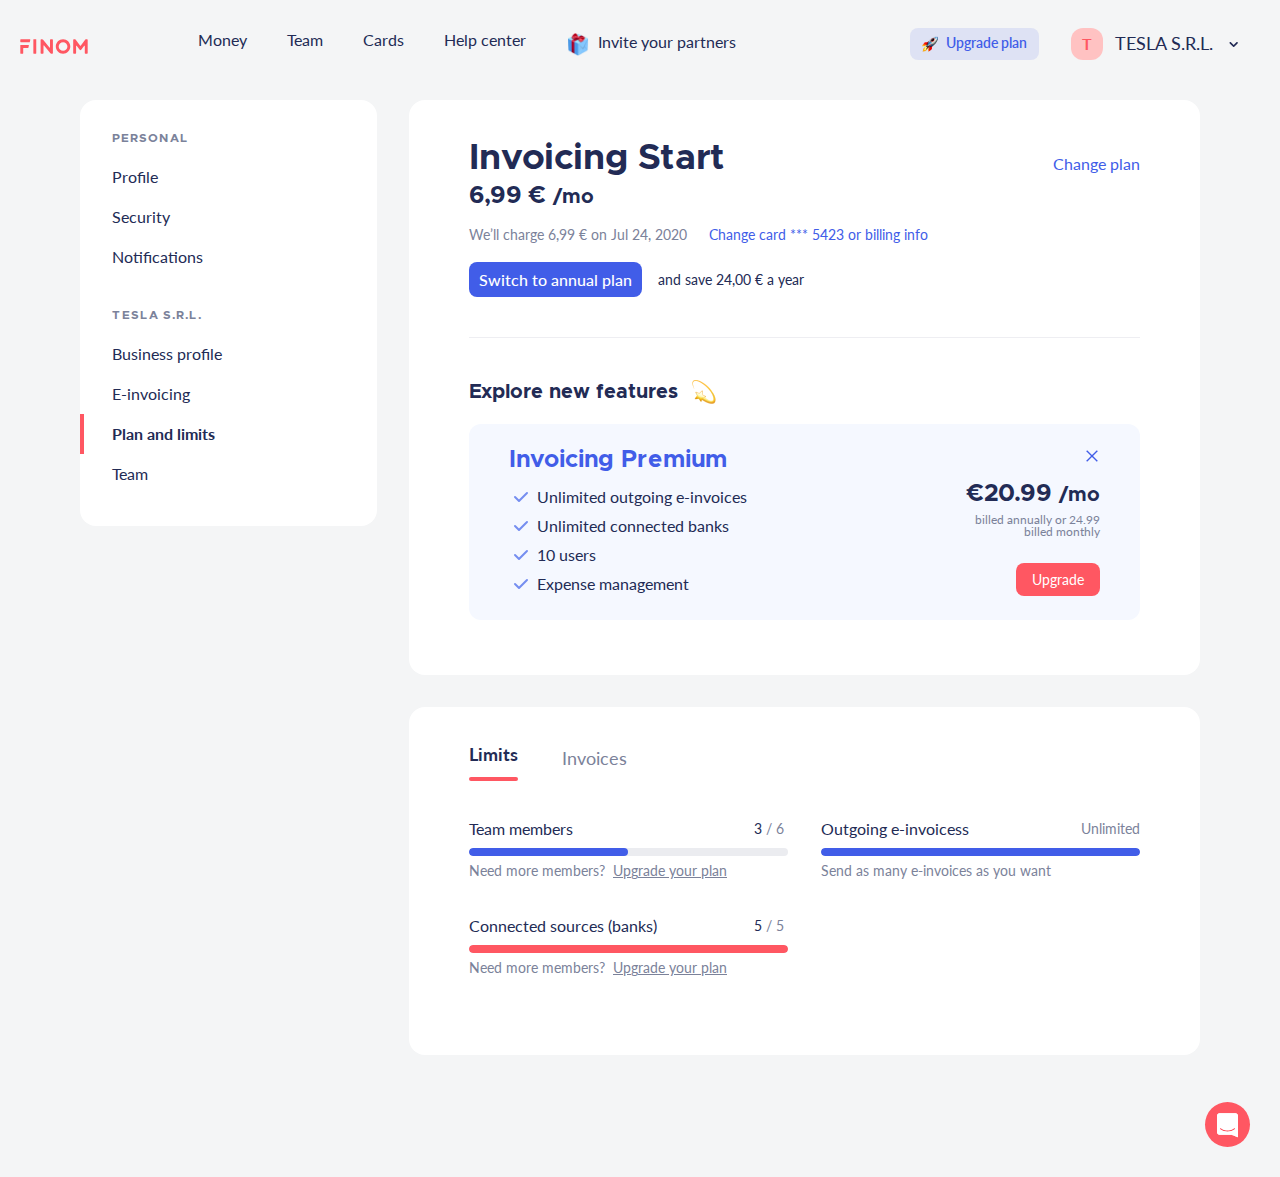
<file: profile.html>
<!DOCTYPE html>
<html lang="en">

<head>
    <meta charset="UTF-8">
    <meta http-equiv="X-UA-Compatible" content="IE=edge">
    <meta name="viewport" content="width=device-width, initial-scale=1.0">
    <title>Finom / Profile</title>
    <!-- CSS -->
    <link rel="stylesheet" href="./css/style.min.css">
</head>

<body>
    <div class="wrapper">

        <!-- Header -->
        <header class="header header--profile">
            <div class="container">
                <div class="header__inner">

                    <a href="#" class="header__logo">
                        <img src="./images/logo.svg" alt="header-logo" class="header__logo-img">
                    </a>


                    <nav class="header__nav">
                        <button class="header__nav-close close-btn">X</button>
                        <ul class="header__nav-list">
                            <li class="header__nav-item">
                                <a href="#" class="header__nav-link">Money</a>
                            </li>
                            <li class="header__nav-item">
                                <a href="#" class="header__nav-link">Team</a>
                            </li>
                            <li class="header__nav-item">
                                <a href="#" class="header__nav-link">Cards</a>
                            </li>
                            <li class="header__nav-item">
                                <a href="#" class="header__nav-link">Help center</a>
                            </li>
                            <li class="header__nav-item">
                                <a href="#" class="header__nav-link">
                                    <img src="./images/header-gift.png" alt="" class="header__pic">Invite your
                                    partners</a>
                            </li>
                        </ul>
                        <div class="header__actions">
                            <a href="" class="header__upgrade">
                                <img src="./images/header-rocket.png" alt="" class="header__pic header__pic--sm">Upgrade
                                plan</a>
                            <a href="#" class="header__profile">
                                <span class="header__profile-char">T</span>
                                TESLA S.R.L.</a>
                        </div>
                    </nav>

                    <button class="header__burger">
                        <span class="header__burger-line"></span>
                        <span class="header__burger-line"></span>
                        <span class="header__burger-line"></span>
                    </button>

                </div>
            </div>
        </header>
        <!-- Header- -->

        <!-- Profile -->
        <main class="main">
            <div class="profile">
                <div class="container">
                    <div class="profile__inner">

                        <aside class="profile__sidebar">
                            <nav class="profile__nav">
                                <p class="profile__nav-title">Personal</p>
                                <a href="#" class="profile__nav-link">Profile</a>
                                <a href="#" class="profile__nav-link">Security</a>
                                <a href="#" class="profile__nav-link">Notifications</a>
                                <p class="profile__nav-title">Tesla s.r.L.</p>
                                <a href="#" class="profile__nav-link">Business profile</a>
                                <a href="#" class="profile__nav-link">E-invoicing</a>
                                <a href="#" class="profile__nav-link active">Plan and limits</a>
                                <a href="#" class="profile__nav-link">Team</a>
                            </nav>
                        </aside>

                        <div class="profile__block block">
                            <div class="block__card">
                                <div class="block__box">
                                    <h1 class="block__title">Invoicing Start</h1>
                                    <a href="#" class="block__link">Change plan</a>
                                </div>
                                <p class="block__price">6,99 € <span>/mo</span></p>
                                <div class="block__fare">
                                    <p class="block__fare-text">We’ll charge 6,99 € on Jul 24, 2020</p>
                                    <a href="#" class="block__fare-link">Change card *** 5423 or billing info</a>
                                </div>
                                <div class="block__plan">
                                    <button class="block__plan-btn">Switch to annual plan </button>
                                    <p class="block__plan-text">and save 24,00 € a year</p>
                                </div>
                                <span class="block__line"></span>
                                <h2 class="block__subtitle"><span>Explore new features</span> <img
                                        src="./images/block-pic.png" alt="" class="block__pic"></h2>

                                <div class="block__current">
                                    <div class="block__current-box">
                                        <h4 class="block__current-title">Invoicing Premium</h4>
                                        <button class="block__current-close"></button>
                                    </div>
                                    <div class="block__current-container">
                                        <ul class="block__current-features">
                                            <li class="block__current-feature">Unlimited outgoing e-invoices</li>
                                            <li class="block__current-feature">Unlimited connected banks</li>
                                            <li class="block__current-feature">10 users</li>
                                            <li class="block__current-feature">Expense management</li>
                                        </ul>
                                        <div class="block__current-prices">
                                            <p class="block__current-price">€20.99 <span>/mo</span></p>
                                            <div class="block__current-old">
                                                <p>billed annually or 24.99</p>
                                                <p>billed monthly</p>
                                            </div>
                                            <button class="block__current-btn btn">Upgrade</button>
                                        </div>
                                    </div>
                                </div>
                            </div>


                            <div class="block__card">
                                <div class="block__info">
                                    <div class="block__info-btns">
                                        <button class="block__info-btn active" data-profile-btn="limits">Limits</button>
                                        <button class="block__info-btn" data-profile-btn="invoices">Invoices</button>
                                    </div>
                                    <div class="block__info-card active" data-profile-block="limits">
                                        <div class="block__info-item">
                                            <div class="block__info-box">
                                                <p class="block__info-title">Team members</p>
                                                <p class="block__info-value"><span>3</span>/6</p>
                                            </div>
                                            <div class="block__info-bar">
                                                <span style="width: 50%;"></span>
                                            </div>
                                            <div class="block__info-container">
                                                <p class="block__info-text">Need more members?</p>
                                                <a href="#" class="block__info-link">Upgrade your plan</a>
                                            </div>
                                        </div>
                                        <div class="block__info-item">
                                            <div class="block__info-box">
                                                <p class="block__info-title">Outgoing e-invoicess</p>
                                                <p class="block__info-value block__info-value--text">Unlimited</p>
                                            </div>
                                            <div class="block__info-bar">
                                                <span style="width: 100%;"></span>
                                            </div>
                                            <div class="block__info-container">
                                                <p class="block__info-text">Send as many e-invoices as you want</p>
                                            </div>
                                        </div>
                                        <div class="block__info-item">
                                            <div class="block__info-box">
                                                <p class="block__info-title">Connected sources (banks)</p>
                                                <p class="block__info-value"><span>5</span>/5</p>
                                            </div>
                                            <div class="block__info-bar block__info-bar--full">
                                                <span style="width: 100%;"></span>
                                            </div>
                                            <div class="block__info-container">
                                                <p class="block__info-text">Need more members?</p>
                                                <a href="#" class="block__info-link">Upgrade your plan</a>
                                            </div>
                                        </div>
                                    </div>
                                    <div class="block__info-card" data-profile-block="invoices">
                                        <div class="block__info-item">
                                            <div class="block__info-box">
                                                <p class="block__info-title">Team members</p>
                                                <p class="block__info-value"><span>1</span>/6</p>
                                            </div>
                                            <div class="block__info-bar">
                                                <span style="width: 16.66%;"></span>
                                            </div>
                                            <div class="block__info-container">
                                                <p class="block__info-text">Need more members?</p>
                                                <a href="#" class="block__info-link">Upgrade your plan</a>
                                            </div>
                                        </div>
                                        <div class="block__info-item">
                                            <div class="block__info-box">
                                                <p class="block__info-title">Outgoing e-invoicess</p>
                                                <p class="block__info-value block__info-value--text">Unlimited</p>
                                            </div>
                                            <div class="block__info-bar">
                                                <span style="width: 50%;"></span>
                                            </div>
                                            <div class="block__info-container">
                                                <p class="block__info-text">Send as many e-invoices as you want</p>
                                            </div>
                                        </div>
                                        <div class="block__info-item">
                                            <div class="block__info-box">
                                                <p class="block__info-title">Connected sources (banks)</p>
                                                <p class="block__info-value"><span>3</span>/5</p>
                                            </div>
                                            <div class="block__info-bar">
                                                <span style="width: 60%;"></span>
                                            </div>
                                            <div class="block__info-container">
                                                <p class="block__info-text">Need more members?</p>
                                                <a href="#" class="block__info-link">Upgrade your plan</a>
                                            </div>
                                        </div>
                                    </div>
                                </div>
                            </div>
                        </div>
                    </div>
                </div>

                <button class="profile__chat-btn">
                    <img src="./images/profile-chat-btn.svg" alt="" class="profile__chat-img">
                </button>
            </div>
        </main>
        <!-- Profile -->

    </div>

    <script src="./js/main.min.js"></script>
</body>

</html>
</file>
<file: css/style.min.css>
@import url("https://fonts.googleapis.com/css2?family=Lato:wght@400;700&display=swap");@font-face{font-family:"Metropolis";src:url("../fonts/metropolis_bold.woff") format("woff"),url("../fonts/metropolis_bold.ttf") format("truetype");font-weight:normal;font-style:normal}html,body,div,span,applet,object,iframe,h1,h2,h3,h4,h5,h6,p,blockquote,pre,a,abbr,acronym,address,big,cite,code,del,dfn,em,img,ins,kbd,q,s,samp,small,strike,strong,sub,sup,tt,var,b,u,i,center,dl,dt,dd,ol,ul,li,fieldset,form,label,legend,table,caption,tbody,tfoot,thead,tr,th,td,article,aside,canvas,details,embed,figure,figcaption,footer,header,hgroup,menu,nav,output,ruby,section,summary,time,mark,audio,video{margin:0;padding:0;border:0;font-size:100%;font:inherit;vertical-align:baseline}:focus{outline:0}article,aside,details,figcaption,figure,footer,header,hgroup,menu,nav,section{display:block}body{line-height:1}ol,ul{list-style:none}blockquote,q{quotes:none}blockquote:before,blockquote:after,q:before,q:after{content:'';content:none}table{border-collapse:collapse;border-spacing:0}input[type=search]::-webkit-search-cancel-button,input[type=search]::-webkit-search-decoration,input[type=search]::-webkit-search-results-button,input[type=search]::-webkit-search-results-decoration{-webkit-appearance:none;-moz-appearance:none}input[type=search]{-webkit-appearance:none;-moz-appearance:none;-webkit-box-sizing:content-box;box-sizing:content-box}textarea{overflow:auto;vertical-align:top;resize:vertical}audio,canvas,video{display:inline-block;*display:inline;*zoom:1;max-width:100%}audio:not([controls]){display:none;height:0}[hidden]{display:none}html{font-size:100%;-webkit-text-size-adjust:100%;-ms-text-size-adjust:100%}a:focus{outline:thin dotted}a:active,a:hover{outline:0}img{border:0;-ms-interpolation-mode:bicubic}figure{margin:0}form{margin:0}fieldset{border:1px solid #c0c0c0;margin:0 2px;padding:0.35em 0.625em 0.75em}legend{border:0;padding:0;white-space:normal;*margin-left:-7px}button,input,select,textarea{font-size:100%;margin:0;vertical-align:baseline;*vertical-align:middle}button,input{line-height:normal}button,select{text-transform:none}button,html input[type="button"],input[type="reset"],input[type="submit"]{-webkit-appearance:button;cursor:pointer;*overflow:visible}button[disabled],html input[disabled]{cursor:default}input[type="checkbox"],input[type="radio"]{-webkit-box-sizing:border-box;box-sizing:border-box;padding:0;*height:13px;*width:13px}input[type="search"]{-webkit-appearance:textfield;-webkit-box-sizing:content-box;box-sizing:content-box}input[type="search"]::-webkit-search-cancel-button,input[type="search"]::-webkit-search-decoration{-webkit-appearance:none}button::-moz-focus-inner,input::-moz-focus-inner{border:0;padding:0}textarea{overflow:auto;vertical-align:top}table{border-collapse:collapse;border-spacing:0}html,button,input,select,textarea{color:#222}::-moz-selection{background:#b3d4fc;text-shadow:none}::selection{background:#b3d4fc;text-shadow:none}img{vertical-align:middle}fieldset{border:0;margin:0;padding:0}textarea{resize:vertical}.chromeframe{margin:0.2em 0;background:#ccc;color:#000;padding:0.2em 0}*,*::before,*::after{-webkit-box-sizing:border-box;box-sizing:border-box}body{font-size:18px;font-family:'Lato', sans-serif;font-weight:400;color:#222b55}body.profile{background-color:#F4F5F6}body.no-scroll{overflow-y:hidden}.container{max-width:1230px;margin:0 auto;padding:0 20px}.wrapper{display:-webkit-box;display:-ms-flexbox;display:flex;-webkit-box-orient:vertical;-webkit-box-direction:normal;-ms-flex-direction:column;flex-direction:column;min-height:100%;height:100vh;-webkit-box-pack:justify;-ms-flex-pack:justify;justify-content:space-between}main{position:relative;-webkit-box-flex:1;-ms-flex-positive:1;flex-grow:1;-ms-flex-negative:0;flex-shrink:0}.footer{-webkit-box-flex:0;-ms-flex-positive:0;flex-grow:0;-ms-flex-negative:0;flex-shrink:0}a,button{display:inline-block;font-size:inherit;color:inherit;font-family:inherit;text-decoration:none;-webkit-transition:opacity 250ms, -webkit-transform 300ms;transition:opacity 250ms, -webkit-transform 300ms;-o-transition:transform 300ms, opacity 250ms;transition:transform 300ms, opacity 250ms;transition:transform 300ms, opacity 250ms, -webkit-transform 300ms;cursor:pointer}a:hover,a:focus,button:focus,button:hover{-webkit-transform:translateY(-2px) scale(1.05);-ms-transform:translateY(-2px) scale(1.05);transform:translateY(-2px) scale(1.05)}@media screen and (max-width: 600px){a:hover,a:focus,button:focus,button:hover{opacity:.8;-webkit-transform:translateY(0) scale(1);-ms-transform:translateY(0) scale(1);transform:translateY(0) scale(1)}}a:active,button:active{opacity:.8}button{background-color:transparent;border:0;padding:0;border-radius:0}.btn{color:#fff;background-color:#FF5762;border-radius:8px}@media screen and (max-width: 540px){.container{padding:0 8px}}.header{position:relative;z-index:2;padding:28px 0;background-color:#fff}.header--profile{background-color:#F4F5F6}.header--profile .container{max-width:1530px}.header--profile .header__logo{margin-right:95px}.header--profile .header__logo-img{height:15px}.header--profile .header__nav-item{margin-right:40px}.header__inner{display:-webkit-box;display:-ms-flexbox;display:flex;-webkit-box-align:center;-ms-flex-align:center;align-items:center}.header__logo{position:relative;z-index:3;margin-right:55px}.header__logo-img{height:24px}.header__nav{display:-webkit-box;display:-ms-flexbox;display:flex;-webkit-box-align:center;-ms-flex-align:center;align-items:center;-webkit-box-pack:justify;-ms-flex-pack:justify;justify-content:space-between;-webkit-box-flex:1;-ms-flex-positive:1;flex-grow:1;margin:0 15px}.header__nav-list{position:relative;display:-webkit-box;display:-ms-flexbox;display:flex;-ms-flex-wrap:wrap;flex-wrap:wrap;row-gap:15px}.header__nav-item{font-size:16px;margin-right:30px}.header__nav-item:last-child{margin-right:0}.header__nav-link[data-subnav]{position:relative;padding-right:24px}.header__nav-link[data-subnav]::after{content:"";position:absolute;right:0;bottom:0;height:18px;width:24px;background-image:url(../images/header-subnav.svg);background-position:center;background-repeat:no-repeat;background-color:transparent;-webkit-transition:-webkit-transform 200ms linear;transition:-webkit-transform 200ms linear;-o-transition:transform 200ms linear;transition:transform 200ms linear;transition:transform 200ms linear, -webkit-transform 200ms linear}.header__nav-link[data-subnav].active::after{-webkit-transform:rotate(-180deg);-ms-transform:rotate(-180deg);transform:rotate(-180deg)}.header__nav-link[data-subnav].active::before{content:"";position:absolute;left:50%;-webkit-transform:translateX(-100%);-ms-transform:translateX(-100%);transform:translateX(-100%);bottom:-20px;width:0;height:0;border-style:solid;border-width:0 12px 12px 12px;border-color:transparent transparent #fff transparent;-webkit-filter:drop-shadow(0 0 4px rgba(120,127,141,0.5));filter:drop-shadow(0 0 4px rgba(120,127,141,0.5));background-size:contain}.header__nav-close{display:none}.header__actions{display:-webkit-box;display:-ms-flexbox;display:flex;-ms-flex-wrap:wrap;flex-wrap:wrap;-webkit-box-align:center;-ms-flex-align:center;align-items:center;margin-left:auto}.header__actions-lang{position:relative}.header__actions-lang-btn{position:relative;font-size:16px;padding-right:24px;margin-right:24px}.header__actions-lang-btn::after{content:"";position:absolute;right:0;bottom:0;height:18px;width:24px;background-image:url(../images/header-subnav.svg);background-position:center;background-repeat:no-repeat;background-color:transparent;-webkit-transition:-webkit-transform 250ms linear;transition:-webkit-transform 250ms linear;-o-transition:transform 250ms linear;transition:transform 250ms linear;transition:transform 250ms linear, -webkit-transform 250ms linear}.header__actions-lang-btn.active::after{-webkit-transform:rotate(-180deg);-ms-transform:rotate(-180deg);transform:rotate(-180deg)}.header__actions-sign{font-size:16px;white-space:nowrap;color:#FF5762;margin-right:36px}.header__actions-card{font-size:16px;white-space:nowrap;padding:12px 24px}.header__burger{display:none;-webkit-box-orient:vertical;-webkit-box-direction:normal;-ms-flex-direction:column;flex-direction:column;height:21px;width:38px;-webkit-box-pack:justify;-ms-flex-pack:justify;justify-content:space-between;margin-left:10px}.header__burger-line{height:3px;width:100%;background-color:#FF5762;border-radius:3px}.header__pic{height:24px;width:24px;margin-right:8px;-o-object-fit:contain;object-fit:contain}.header__pic--sm{height:16px;width:16px}.header__upgrade{color:#415DE8;background-color:rgba(65,93,232,0.12);border-radius:8px;font-size:14px;font-weight:600;margin-right:32px;padding:8px 12px}.header__profile{position:relative;padding-right:32px}.header__profile-char{display:inline-block;height:32px;width:32px;border-radius:12px;line-height:32px;text-align:center;margin-right:8px;font-size:16px;font-weight:700;background-color:#FFC2C2;color:#FF5762}.header__profile::after{content:"";position:absolute;right:0;top:50%;-webkit-transform:translateY(-50%);-ms-transform:translateY(-50%);transform:translateY(-50%);height:18px;width:24px;background-image:url(../images/profile-arrow.svg);background-position:center;background-repeat:no-repeat;background-color:transparent;-webkit-transition:-webkit-transform 200ms linear;transition:-webkit-transform 200ms linear;-o-transition:transform 200ms linear;transition:transform 200ms linear;transition:transform 200ms linear, -webkit-transform 200ms linear}@media screen and (max-width: 1120px){.header__inner{-webkit-box-pack:justify;-ms-flex-pack:justify;justify-content:space-between}.header__logo{margin-right:10px}.header__nav{position:fixed;background-color:#fff;top:0;left:0;width:100%;height:100%;display:-webkit-box;display:-ms-flexbox;display:flex;-webkit-box-orient:vertical;-webkit-box-direction:normal;-ms-flex-direction:column;flex-direction:column;-webkit-box-pack:start;-ms-flex-pack:start;justify-content:flex-start;padding-top:150px;-webkit-box-align:center;-ms-flex-align:center;align-items:center;margin-left:0;z-index:2;-webkit-transform:translateX(100%);-ms-transform:translateX(100%);transform:translateX(100%);-webkit-transition:-webkit-transform 200ms;transition:-webkit-transform 200ms;-o-transition:transform 200ms;transition:transform 200ms;transition:transform 200ms, -webkit-transform 200ms}.header__nav.active{-webkit-transform:translateX(0);-ms-transform:translateX(0);transform:translateX(0)}.header__nav.active .close-btn{display:block}.header__nav-list{-webkit-box-ordinal-group:2;-ms-flex-order:1;order:1;-webkit-box-orient:vertical;-webkit-box-direction:normal;-ms-flex-direction:column;flex-direction:column;row-gap:30px}.header__nav-link{font-size:30px}.header__actions{margin-bottom:80px;margin-left:0px}.header__burger{display:-webkit-box;display:-ms-flexbox;display:flex}.header__burger.active{display:none}}@media screen and (max-width: 440px){.header__actions-lang-btn{margin-right:8px}.header__actions-sign{margin-right:12px}.header__actions-card{padding:10px 15px}.header__upgrade{margin-right:0;margin-bottom:20px}.header--profile .header__actions{-webkit-box-orient:vertical;-webkit-box-direction:normal;-ms-flex-direction:column;flex-direction:column}}.subnav{display:none;position:absolute;z-index:1;left:0;top:100%;padding:48px;width:110%;background-color:#fff;border-radius:12px;-webkit-box-shadow:0px 0px 6px rgba(120,127,141,0.4);box-shadow:0px 0px 6px rgba(120,127,141,0.4);-webkit-transform:translateY(20px);-ms-transform:translateY(20px);transform:translateY(20px);max-height:500px;overflow-y:auto;background-color:#fff}.subnav__list{display:-ms-grid;display:grid;-ms-grid-columns:1fr 1fr;grid-template-columns:1fr 1fr;gap:20px}.subnav__link{position:relative;padding-left:70px;min-height:64px;display:-webkit-box;display:-ms-flexbox;display:flex;-webkit-box-align:center;-ms-flex-align:center;align-items:center}.subnav__logo{position:absolute;left:0;top:50%;-webkit-transform:translateY(-50%);-ms-transform:translateY(-50%);transform:translateY(-50%);height:64px;width:64px;-o-object-fit:contain;object-fit:contain}.subnav.active{display:block}@media screen and (max-width: 1120px){.subnav{max-height:100%;position:fixed;left:0;top:0;height:100%;width:100%;-webkit-transform:translate(0);-ms-transform:translate(0);transform:translate(0);border-radius:0;-webkit-box-shadow:none;box-shadow:none;padding:100px 0px 48px 48px;overflow-y:hidden}.subnav__list{padding-right:48px;max-height:100%;overflow-y:auto}.subnav__link:hover,.subnav__link:focus{-webkit-transform:scale(1) translateY(0);-ms-transform:scale(1) translateY(0);transform:scale(1) translateY(0)}}@media screen and (max-width: 500px){.subnav{padding:80px 0px 30px 30px}.subnav__list{padding-right:30px;-ms-grid-columns:1fr;grid-template-columns:1fr}}.lang-spoiler{display:none;position:absolute;left:50%;-webkit-transform:translateX(-50%) translateY(20px);-ms-transform:translateX(-50%) translateY(20px);transform:translateX(-50%) translateY(20px);top:100%;background-color:red;background-color:#fff;border-radius:12px;-webkit-box-shadow:0px 0px 6px rgba(120,127,141,0.4);box-shadow:0px 0px 6px rgba(120,127,141,0.4);padding-bottom:20px;z-index:1}.lang-spoiler__title{position:relative;background-color:#fff;padding:25px 32px 12.5px;color:#6C789D;font-size:12px;z-index:1;text-transform:uppercase}.lang-spoiler__lang-switch{width:100%;display:-webkit-box;display:-ms-flexbox;display:flex}.lang-spoiler__lang-link{color:#6C789D;width:50%;padding:9px;background-color:#F5F8FF;text-align:center}.lang-spoiler__lang-link.active{color:#222B55;background-color:#D7E0FF}.lang-spoiler__subtitle{padding:25px 32px 12.5px;color:#6C789D;font-size:12px;text-transform:uppercase}.lang-spoiler__country-link{display:-webkit-box;display:-ms-flexbox;display:flex;-webkit-box-align:center;-ms-flex-align:center;align-items:center;white-space:nowrap;width:100%;padding:10px 32px}.lang-spoiler__country-link.active{background-color:#D7E0FF}.lang-spoiler__country-link--blue{background-color:#F5F8FF}.lang-spoiler__country-img{border-radius:50%;height:24px;width:24px;-o-object-fit:cover;object-fit:cover;overflow:hidden;margin-right:8px}.lang-spoiler::after{content:"";position:absolute;left:50%;-webkit-transform:translateX(-120%);-ms-transform:translateX(-120%);transform:translateX(-120%);top:-12px;width:0;height:0;border-style:solid;border-width:0 12px 12px 12px;border-color:transparent transparent #fff transparent;-webkit-filter:drop-shadow(0 0 4px rgba(120,127,141,0.5));filter:drop-shadow(0 0 4px rgba(120,127,141,0.5));background-size:contain;z-index:-10}.lang-spoiler.active{display:block}@media screen and (max-width: 440px){.lang-spoiler{left:0;-webkit-transform:translateY(20px);-ms-transform:translateY(20px);transform:translateY(20px)}.lang-spoiler::after{-webkit-transform:translateX(0);-ms-transform:translateX(0);transform:translateX(0);left:10%}}.close-btn{color:#222b55;display:none;position:absolute;right:15px;top:13px;height:45px;width:45px;font-size:38px;font-weight:900;-webkit-transform:scaleY(0.85);-ms-transform:scaleY(0.85);transform:scaleY(0.85)}.intro{position:relative;background-color:#f5f8ff;overflow:hidden;margin-bottom:45px}.intro .container{position:relative}.intro__inner{display:-webkit-box;display:-ms-flexbox;display:flex;-webkit-box-orient:vertical;-webkit-box-direction:normal;-ms-flex-direction:column;flex-direction:column;-webkit-box-align:start;-ms-flex-align:start;align-items:flex-start;max-width:680px;padding:110px 0;margin-right:20px}.intro__title{position:relative;font-size:68px;font-family:"Metropolis", sans-serif;font-weight:700;margin-bottom:17px;z-index:1;letter-spacing:-1.5px}.intro__desc{position:relative;max-width:600px;font-size:24px;line-height:1.62;margin-bottom:28px;z-index:1}.intro__list{position:relative;padding-left:7px;margin-bottom:37px;z-index:1}.intro__list-item{position:relative;padding-left:25px;margin-bottom:23px}.intro__list-item span{font-weight:700}.intro__list-item:last-child{margin-bottom:0}.intro__list-item::before{content:"";position:absolute;left:0;top:50%;-webkit-transform:translateY(-50%);-ms-transform:translateY(-50%);transform:translateY(-50%);height:10px;width:10px;border-radius:50%;background-color:#222b55}.intro__btn{font-size:22px;line-height:1.1;position:relative;padding:18px 40px;margin-bottom:32px;z-index:1}.intro__mark{position:relative;z-index:1;height:18px;-o-object-fit:contain;object-fit:contain}.intro__img{position:absolute;right:60px;bottom:-226px;display:-webkit-box;display:-ms-flexbox;display:flex;-webkit-box-orient:vertical;-webkit-box-direction:normal;-ms-flex-direction:column;flex-direction:column;-webkit-box-align:center;-ms-flex-align:center;align-items:center;height:846px;width:509px;padding-top:189px;z-index:1;margin-bottom:20px}.intro__img-pic{position:absolute;left:0;top:0;height:100%;width:100%;-o-object-fit:contain;object-fit:contain;-o-object-position:top right;object-position:top right}.intro__play{position:relative;height:160px;width:160px;background-image:url(../images/intro-play.svg);background-position:center;background-size:cover;background-repeat:no-repeat;margin-left:85px;-webkit-transition:-webkit-transform 200ms linear;transition:-webkit-transform 200ms linear;-o-transition:transform 200ms linear;transition:transform 200ms linear;transition:transform 200ms linear, -webkit-transform 200ms linear;margin-bottom:114px}.intro__play:hover{opacity:1;-webkit-transform:scale(1.05);-ms-transform:scale(1.05);transform:scale(1.05)}.intro__tag{position:relative;z-index:1;font-size:17px;background-color:#415DE8;padding:20px 22px;border-radius:20px;display:-webkit-box;display:-ms-flexbox;display:flex;-ms-flex-item-align:start;align-self:flex-start;-webkit-box-align:center;-ms-flex-align:center;align-items:center;margin-left:10px}.intro__tag-img{height:40px;width:44px;-o-object-fit:contain;object-fit:contain;margin-right:20px}.intro__tag-text{color:#fff;font-size:17px;line-height:24px;font-family:'Metropolis', sans-serif}.intro::after{content:"";position:absolute;height:705px;width:878px;top:52%;-webkit-transform:translateY(-50%);-ms-transform:translateY(-50%);transform:translateY(-50%);right:-60px;background-image:url(../images/intro-bg.png);background-size:contain;background-repeat:no-repeat;background-position:center}@media screen and (max-width: 1300px){.intro::after{width:620px}}@media screen and (max-width: 1120px){.intro__inner{padding:50px 0;text-align:center;max-width:100%;-webkit-box-align:center;-ms-flex-align:center;align-items:center;margin-right:0}.intro__list-item{text-align:left}.intro__img{padding-top:70px;position:relative;right:0;bottom:0;height:400px;width:330px}.intro__play{height:100px;width:100px;margin-bottom:50px}.intro__mark{margin-bottom:15px}.intro__tag{padding:15px 20px}.intro__tag-text{font-size:16px}.intro::after{width:450px}}@media screen and (max-width: 900px){.intro::after{display:none}}@media screen and (max-width: 740px){.intro__title{font-size:46px}.intro__desc{font-size:21px;line-height:140%}.intro__img{max-width:100%;height:360px}}@media screen and (max-width: 500px){.intro__title{font-size:30px;margin-bottom:15px}.intro__desc{font-size:16px}.intro__list-item{font-size:17px}.intro__btn{width:100%;margin-bottom:10px;padding:8px 20px}.intro__play{height:80px;width:80px}.intro__tag{padding:10px 15px}.intro__tag-img{height:30px;width:30px}.intro__tag-text{font-size:14px}}.card{max-width:1920px;margin:0 auto;background-color:#fff;color:#fff;margin-bottom:55px}.card .container{max-width:1400px}.card__inner{position:relative;background-color:#415DE8;border-radius:24px;overflow:hidden;padding:112px 71px 112px 502px}.card__inner::before{content:'';position:absolute;left:82px;top:-2px;height:100%;width:344px;background-image:url(../images/card-bg.png);background-size:cover}.card__box{position:relative;display:-webkit-box;display:-ms-flexbox;display:flex;-webkit-box-pack:justify;-ms-flex-pack:justify;justify-content:space-between;-webkit-box-align:center;-ms-flex-align:center;align-items:center}.card__cashback{position:absolute;left:-238px;top:-5px;display:-webkit-box;display:-ms-flexbox;display:flex;-webkit-box-orient:vertical;-webkit-box-direction:normal;-ms-flex-direction:column;flex-direction:column;-webkit-box-pack:center;-ms-flex-pack:center;justify-content:center;-webkit-box-align:center;-ms-flex-align:center;align-items:center;-ms-flex-negative:0;flex-shrink:0;height:155px;width:155px;background-color:#FF5762;border-radius:200px}.card__cashback p{font-family:'Metropolis', sans-serif;font-weight:700;font-size:20px;line-height:28px}.card__title{font-size:48px;line-height:1.2;font-weight:700;font-family:'Metropolis', sans-serif;max-width:650px;margin-bottom:64px;letter-spacing:-0.6px}.card__info{position:relative;display:-ms-grid;display:grid;-ms-grid-columns:1fr 1fr;grid-template-columns:1fr 1fr;row-gap:24px;margin-bottom:64px}.card__item-img{height:48px;width:48px;-o-object-fit:cover;object-fit:cover;-o-object-position:top right;object-position:top right;margin-right:8px;margin-bottom:12px}.card__item-img--rocket{padding:11px;border:1px solid #fff;border-radius:9px;-o-object-position:center;object-position:center}.card__item-img:last-child{margin-right:0}.card__item-title{font-size:20px;font-family:'Metropolis', sans-serif;line-height:140%}.card__item-text{max-width:380px;line-height:160%}.card__btn{font-size:22px;line-height:1.1;position:relative;padding:18px 40px}@media screen and (max-width: 1100px){.card__inner{margin-left:0;padding-left:300px}.card__inner::before{display:none}}@media screen and (max-width: 880px){.card__inner{padding:80px 60px 80px}.card__inner::before{left:auto;right:-170px}}@media screen and (max-width: 750px){.card__title{text-align:center;font-size:38px;max-width:80%;margin:0 auto 30px}.card__info{-ms-grid-columns:60%;grid-template-columns:60%;text-align:center;-webkit-box-pack:center;-ms-flex-pack:center;justify-content:center;row-gap:50px}.card__inner{display:-webkit-box;display:-ms-flexbox;display:flex;-webkit-box-orient:vertical;-webkit-box-direction:normal;-ms-flex-direction:column;flex-direction:column;-webkit-box-align:center;-ms-flex-align:center;align-items:center;padding:50px 30px}.card__inner::before{display:none}.card__btn{-ms-grid-column-align:center;justify-self:center}}@media screen and (max-width: 540px){.card{padding:0}.card__inner{padding:40px 25px}.card__title{max-width:100%;font-size:26px;margin-bottom:40px}.card__info{-ms-grid-columns:1fr;grid-template-columns:1fr;row-gap:25px;margin-bottom:40px}.card__btn{width:100%}}.features{margin-bottom:40px}.features .container{max-width:1400px}.features__inner{padding:112px 90px;border-radius:24px;background-color:#f5f8ff}.features__title{font-size:48px;text-align:center;font-family:"Metropolis";font-weight:700;margin-bottom:64px;line-height:1.2}.features__card{display:-webkit-box;display:-ms-flexbox;display:flex;-webkit-box-align:center;-ms-flex-align:center;align-items:center;-webkit-box-pack:justify;-ms-flex-pack:justify;justify-content:space-between;margin-bottom:60px}.features__card-img{height:422px;-o-object-fit:contain;object-fit:contain;width:42%}.features__desc{width:50.5%}.features__card-title{font-family:"Metropolis", sans-serif;font-weight:700;font-size:32px;margin-bottom:12px}.features__card-title span{color:#415de8}.features__card-text{font-size:24px;line-height:160%;color:#6C789D;margin-bottom:35px}.features__btn{padding:18px 40px;display:block;margin:0 auto}@media screen and (max-width: 1000px){.features__inner{padding:70px 40px}.features__card-img{width:48%}}@media screen and (max-width: 750px){.features__title{font-size:38px;margin-bottom:35px}.features__card{-webkit-box-orient:vertical;-webkit-box-direction:normal;-ms-flex-direction:column;flex-direction:column}.features__card-img{width:100%;height:300px;-webkit-box-ordinal-group:2;-ms-flex-order:1;order:1}.features__desc{width:100%}.features__card-title{font-size:28px}.features__card-text{font-size:20px;line-height:140%;margin-bottom:25px}}@media screen and (max-width: 540px){.features__inner{padding:50px 30px}.features__title{font-size:30px}.features__card-title{font-size:26px}.features__card-text{font-size:18px;line-height:130%}.features__btn{width:100%}}.steps{margin-bottom:40px;color:#fff;text-align:center}.steps .container{max-width:1400px}.steps__inner{padding:112px 90px;border-radius:24px;background-color:#222b55}.steps__title{font-size:48px;font-family:'Metropolis', sans-serif;font-weight:700;margin-bottom:64px}.steps__cards{display:-webkit-box;display:-ms-flexbox;display:flex;-webkit-box-pack:justify;-ms-flex-pack:justify;justify-content:space-between}.steps__card{display:-webkit-box;display:-ms-flexbox;display:flex;-webkit-box-orient:vertical;-webkit-box-direction:normal;-ms-flex-direction:column;flex-direction:column;-webkit-box-align:center;-ms-flex-align:center;align-items:center;width:19%;max-width:210px}.steps__card-box{position:relative;height:120px;width:120px;display:-webkit-box;display:-ms-flexbox;display:flex;-webkit-box-pack:center;-ms-flex-pack:center;justify-content:center;-webkit-box-align:center;-ms-flex-align:center;align-items:center;background-image:url(../images/steps-border.png);background-size:contain;margin-bottom:12px}.steps__card-box::after{content:'';position:absolute;right:-86px;top:50%;-webkit-transform:translateY(-50%);-ms-transform:translateY(-50%);transform:translateY(-50%);width:54px;height:15px;background-image:url(../images/steps-arrow.svg);background-size:cover;background-position:center right}.steps__card:last-child .steps__card-box::after{display:none}.steps__card-img{height:48px;width:48px;-o-object-fit:contain;object-fit:contain;-o-object-position:center;object-position:center}.steps__card-title{font-family:'Metropolis', sans-serif;font-weight:700;font-size:24px}.steps__card-text{line-height:1.6;width:85%}@media screen and (max-width: 1270px){.steps__card-box::after{right:-66px}}@media screen and (max-width: 1160px){.steps__inner{padding:70px 35px}.steps__card-box::after{width:40px}}@media screen and (max-width: 1050px){.steps__card-box::after{display:none}}@media screen and (max-width: 900px){.steps__title{font-size:40px}.steps__cards{-webkit-box-orient:vertical;-webkit-box-direction:normal;-ms-flex-direction:column;flex-direction:column}.steps__card{position:relative;max-width:100%;width:100%;padding-left:140px;min-height:150px;-webkit-box-pack:center;-ms-flex-pack:center;justify-content:center}.steps__card-box{position:absolute;left:0;top:50%;-webkit-transform:translateY(-50%);-ms-transform:translateY(-50%);transform:translateY(-50%)}}@media screen and (max-width: 550px){.steps__inner{padding:35px 15px}.steps__title{font-size:32px;margin-bottom:30px}.steps__card{padding-left:90px;min-height:115px}.steps__card-box{height:80px;width:80px}.steps__card-img{height:35px;width:35px}}.footer{padding:65px 0;overflow-x:hidden}.footer__logo-img{height:25px;-o-object-fit:contain;object-fit:contain}.footer__box{display:-webkit-box;display:-ms-flexbox;display:flex;-webkit-box-pack:justify;-ms-flex-pack:justify;justify-content:space-between;-webkit-box-align:end;-ms-flex-align:end;align-items:flex-end;margin-bottom:65px}.footer__social{display:-webkit-box;display:-ms-flexbox;display:flex;gap:12px}.footer__social-img{height:25px;-o-object-fit:contain;object-fit:contain}.footer__app{display:-webkit-box;display:-ms-flexbox;display:flex;gap:22px;margin-bottom:65px}.footer__app-img{height:40px;-o-object-fit:contain;object-fit:contain}.footer__links{display:-webkit-box;display:-ms-flexbox;display:flex;gap:32px;margin-bottom:31px}.footer__links-link{color:#6c789d;font-size:16px}.footer__text{color:#6C789D;font-size:12px;line-height:1.55}@media screen and (max-width: 670px){.footer__app{margin-bottom:40px}.footer__links{-webkit-box-orient:vertical;-webkit-box-direction:normal;-ms-flex-direction:column;flex-direction:column}}@media screen and (max-width: 470px){.footer{text-align:center}.footer__app{-webkit-box-orient:vertical;-webkit-box-direction:normal;-ms-flex-direction:column;flex-direction:column}.footer__app-img{height:80px}}.about{overflow-x:hidden}.about .container{max-width:1400px}.about__inner{padding:112px 90px;margin-bottom:40px;background-color:#F5F8FF;border-radius:24px}.about__title{text-transform:uppercase;color:#FF5762;margin-bottom:24px}.about__box{display:none;gap:140px;margin-bottom:56px}.about__box.active{display:-webkit-box;display:-ms-flexbox;display:flex}.about__box.active.left{-webkit-animation-name:boxleft;animation-name:boxleft;-webkit-animation-duration:800ms;animation-duration:800ms;-webkit-animation-fill-mode:forwards;animation-fill-mode:forwards}.about__box.active.right{-webkit-animation-name:boxright;animation-name:boxright;-webkit-animation-duration:800ms;animation-duration:800ms;-webkit-animation-fill-mode:forwards;animation-fill-mode:forwards}.about__name{font-size:48px;font-weight:700;font-family:'Metropolis', sans-serif;margin-bottom:12px}.about__desc{font-size:24px;margin-bottom:12px}.about__quote{background-color:#fff;border-radius:16px;padding:32px 40px}.about__pic{height:36px;width:46px;-o-object-fit:contain;object-fit:contain;margin-bottom:12px}.about__staff{display:-webkit-box;display:-ms-flexbox;display:flex;overflow-y:hidden;-webkit-box-pack:justify;-ms-flex-pack:justify;justify-content:space-between;-webkit-column-gap:15px;-moz-column-gap:15px;column-gap:15px;row-gap:22px}.about__person{overflow:hidden;position:relative;width:25%;-webkit-transform:translateY(20px);-ms-transform:translateY(20px);transform:translateY(20px);padding-bottom:22%;cursor:pointer}.about__person.active{-webkit-animation-name:person;animation-name:person;-webkit-animation-duration:800ms;animation-duration:800ms;-webkit-animation-fill-mode:forwards;animation-fill-mode:forwards}.about__person.active .about__person-img{opacity:1}.about__person.active .about__person-name{opacity:1}.about__person-img{position:absolute;left:0;bottom:-10%;height:90%;max-height:290px;width:100%;-o-object-fit:cover;object-fit:cover;-o-object-position:top right;object-position:top right;opacity:.7}.about__person:hover .about__person-img{-webkit-transition:opacity 150ms linear;-o-transition:opacity 150ms linear;transition:opacity 150ms linear;opacity:1}.about__person-name{font-weight:700;line-height:1.5;opacity:.6}@media screen and (max-width: 960px){.about{padding-top:60px}.about__inner{padding:80px 30px}.about__title{margin-bottom:15px}.about__box{gap:35px;margin-bottom:25px}.about__name{margin-bottom:5px}.about__quote{padding:15px 20px}.about__desc{margin-bottom:6px}}@media screen and (max-width: 740px){.about__inner{padding:50px 40px}.about__box{-webkit-box-orient:vertical;-webkit-box-direction:normal;-ms-flex-direction:column;flex-direction:column;gap:25px}.about__name{font-size:40px}.about__staff{-ms-flex-wrap:wrap;flex-wrap:wrap}.about__person{width:48%;padding-bottom:38%}.about__person-name{line-height:1.2}}@media screen and (max-width: 540px){.about{padding-top:25px}.about__inner{padding:50px 20px}.about__name{font-size:32px}.about__desc{font-size:22px}.about__text{font-size:16px}.about__quote{padding:5px 10px}.about__person{width:47%;padding-bottom:40%}}@media screen and (max-width: 400px){.about__inner{padding:35px 10px}}@-webkit-keyframes person{0%{-webkit-transform:translateY(20px);transform:translateY(20px)}100%{-webkit-transform:translateY(0);transform:translateY(0);opacity:1}}@keyframes person{0%{-webkit-transform:translateY(20px);transform:translateY(20px)}100%{-webkit-transform:translateY(0);transform:translateY(0);opacity:1}}@-webkit-keyframes boxleft{0%{-webkit-transform:translateX(100%);transform:translateX(100%)}100%{-webkit-transform:translateX(0);transform:translateX(0)}}@keyframes boxleft{0%{-webkit-transform:translateX(100%);transform:translateX(100%)}100%{-webkit-transform:translateX(0);transform:translateX(0)}}@-webkit-keyframes boxright{0%{-webkit-transform:translateX(-100%);transform:translateX(-100%)}100%{-webkit-transform:translateX(0);transform:translateX(0)}}@keyframes boxright{0%{-webkit-transform:translateX(-100%);transform:translateX(-100%)}100%{-webkit-transform:translateX(0);transform:translateX(0)}}.profile{background-color:#F4F5F6;padding:12px 0 90px}.profile .container{max-width:1160px}.profile__inner{display:-webkit-box;display:-ms-flexbox;display:flex;gap:32px;-webkit-box-align:start;-ms-flex-align:start;align-items:flex-start}.profile__sidebar{width:29%;background-color:#fff;border-radius:16px;padding:0 32px 32px 0}.profile__nav{display:-webkit-box;display:-ms-flexbox;display:flex;-webkit-box-orient:vertical;-webkit-box-direction:normal;-ms-flex-direction:column;flex-direction:column;-webkit-box-align:start;-ms-flex-align:start;align-items:flex-start}.profile__nav-title{color:#7b829a;font-weight:700;font-size:12px;letter-spacing:1px;text-transform:uppercase;font-family:"Metropolis", sans-serif;margin-top:32px;margin-left:32px;margin-bottom:13px}.profile__nav-link{position:relative;font-size:16px;padding:12px 0 12px 32px}.profile__nav-link.active{font-weight:700}.profile__nav-link.active::before{content:"";position:absolute;left:0;bottom:0;height:100%;width:4px;background-color:#FF5762}.profile__chat-btn{position:fixed;right:30px;bottom:30px;height:45px;width:45px;border-radius:50%;background-color:#FF5762}@media screen and (max-width: 1400px){.profile__chat-btn{position:absolute}}@media screen and (max-width: 930px){.profile{padding-bottom:60px}.profile__inner{-webkit-box-align:stretch;-ms-flex-align:stretch;align-items:stretch;-webkit-box-orient:vertical;-webkit-box-direction:normal;-ms-flex-direction:column;flex-direction:column;gap:15px}.profile__sidebar{padding:5px 30px 0;width:100%}.profile__nav{-webkit-box-orient:horizontal;-webkit-box-direction:normal;-ms-flex-direction:row;flex-direction:row;overflow-x:auto}.profile__nav-title{display:none}.profile__nav-link{white-space:nowrap;padding:12px 4px;margin:3px 15px 3px 0}.profile__nav-link:last-child{margin-right:0}.profile__nav-link.active::before{height:4px;width:100%}}.block{-webkit-box-flex:1;-ms-flex-positive:1;flex-grow:1}.block__card{padding:40px 60px;background-color:#fff;border-radius:16px;margin-bottom:32px}.block__box{display:-webkit-box;display:-ms-flexbox;display:flex;-webkit-box-pack:justify;-ms-flex-pack:justify;justify-content:space-between;-webkit-box-align:end;-ms-flex-align:end;align-items:flex-end;margin-bottom:8px}.block__title{font-size:36px;font-family:'Metropolis', sans-serif;font-weight:700}.block__link{font-size:16px;line-height:1.5;color:#415DE8}.block__price{font-weight:700;font-size:24px;font-family:'Metropolis', sans-serif;margin-bottom:20px}.block__price span{font-size:20px}.block__fare{display:-webkit-box;display:-ms-flexbox;display:flex;-webkit-box-align:end;-ms-flex-align:end;align-items:flex-end;margin-bottom:20px}.block__fare-text{font-size:14px;color:#7B829A;margin-right:22px}.block__fare-link{font-size:14px;color:#415DE8}.block__plan{display:-webkit-box;display:-ms-flexbox;display:flex;margin-bottom:40px;-webkit-box-align:center;-ms-flex-align:center;align-items:center}.block__plan-btn{color:#fff;font-size:16px;font-weight:500;padding:8px 10px;background-color:#415DE8;border-radius:8px;margin-right:16px}.block__plan-text{font-size:14px}.block__line{display:inline-block;width:100%;height:1px;background-color:rgba(34,43,85,0.08);margin-bottom:40px}.block__subtitle{font-size:20px;font-family:'Metropolis', sans-serif;font-weight:700;margin-bottom:20px}.block__subtitle span{margin-right:8px}.block__pic{height:24px;width:24px;-o-object-fit:contain;object-fit:contain}.block__current{padding:24px 40px;background-color:#F5F8FF;border-radius:12px;margin-bottom:15px}.block__current.hidden{display:none}.block__current-box{display:-webkit-box;display:-ms-flexbox;display:flex;-webkit-box-pack:justify;-ms-flex-pack:justify;justify-content:space-between;margin-bottom:10px}.block__current-title{font-size:24px;font-family:'Metropolis', sans-serif;font-family:700;color:#415DE8}.block__current-close{height:16px;width:16px;background-image:url(../images/block-current-close.svg);background-size:contain}.block__current-container{display:-webkit-box;display:-ms-flexbox;display:flex;-webkit-box-pack:justify;-ms-flex-pack:justify;justify-content:space-between;-webkit-box-align:end;-ms-flex-align:end;align-items:flex-end}.block__current-feature{position:relative;font-size:16px;line-height:1.5;margin-bottom:5px;padding-left:28px}.block__current-feature:last-child{margin-bottom:0}.block__current-feature::after{content:'';position:absolute;left:0;top:50%;-webkit-transform:translateY(-50%);-ms-transform:translateY(-50%);transform:translateY(-50%);height:24px;width:24px;background-image:url(../images/block-current-feature.svg);background-size:contain;background-repeat:no-repeat}.block__current-prices{text-align:right}.block__current-price{font-size:24px;font-family:'Metropolis', sans-serif;font-weight:700;margin-bottom:8px}.block__current-price span{font-size:20px}.block__current-old{font-size:12px;color:#7B829A;margin-bottom:25px}.block__current-btn{font-size:14px;padding:8px 16px}.block__info-btns{display:-webkit-box;display:-ms-flexbox;display:flex;-webkit-box-align:start;-ms-flex-align:start;align-items:flex-start;margin-bottom:40px}.block__info-btn{color:#7B829A;margin-right:44px}.block__info-btn.active{position:relative;color:#222b55;font-weight:700;padding-bottom:16px;margin-top:-4px}.block__info-btn.active::after{content:"";position:absolute;left:0;bottom:0;width:100%;height:4px;background-color:#FF5762;border-radius:4px}.block__info-btn:last-child{margin-right:0}.block__info-card{display:none;-webkit-box-pack:justify;-ms-flex-pack:justify;justify-content:space-between;-webkit-box-align:center;-ms-flex-align:center;align-items:center;-ms-flex-wrap:wrap;flex-wrap:wrap;row-gap:40px;margin-bottom:40px}.block__info-card.active{display:-webkit-box;display:-ms-flexbox;display:flex}.block__info-item{width:47.5%}.block__info-box{display:-webkit-box;display:-ms-flexbox;display:flex;-webkit-box-pack:justify;-ms-flex-pack:justify;justify-content:space-between;-webkit-box-align:center;-ms-flex-align:center;align-items:center;margin-bottom:11px}.block__info-title{font-size:16px}.block__info-value{font-size:14px;color:#7B829A;letter-spacing:4px}.block__info-value span{color:#222b55}.block__info-value--text{letter-spacing:normal}.block__info-bar{position:relative;width:100%;height:8px;border-radius:4px;background-color:#EBECF0;overflow:hidden;margin-bottom:8px}.block__info-bar span{position:absolute;left:0;top:0;height:100%;display:inline-block;background-color:#415DE8;border-radius:4px}.block__info-bar--full span{background-color:#FF5762}.block__info-container{display:-webkit-box;display:-ms-flexbox;display:flex}.block__info-text,.block__info-link{font-size:14px;color:#7B829A}.block__info-text{margin-right:8px}.block__info-link{text-decoration:underline}@media screen and (max-width: 930px){.block__card{padding:30px 40px}}@media screen and (max-width: 650px){.block__card{padding:20px 30px}.block__box{-webkit-box-orient:vertical;-webkit-box-direction:normal;-ms-flex-direction:column;flex-direction:column;-webkit-box-align:start;-ms-flex-align:start;align-items:flex-start;margin-bottom:20px}.block__title{font-size:30px}.block__fare{-webkit-box-orient:vertical;-webkit-box-direction:normal;-ms-flex-direction:column;flex-direction:column;-webkit-box-align:start;-ms-flex-align:start;align-items:flex-start}.block__fare-text{margin-right:0;margin-bottom:10px}.block__plan{-webkit-box-orient:vertical;-webkit-box-direction:normal;-ms-flex-direction:column;flex-direction:column;-webkit-box-align:start;-ms-flex-align:start;align-items:flex-start;margin-bottom:35px}.block__plan-btn{margin-bottom:10px;margin-right:0}.block__link{margin-bottom:30px}.block__subtitle{font-size:22px}.block__current{padding:15px 25px}.block__info-btns{margin-bottom:20px}.block__info-card{-webkit-box-orient:vertical;-webkit-box-direction:normal;-ms-flex-direction:column;flex-direction:column}.block__info-item{width:100%}}@media screen and (max-width: 490px){.block__card{padding:15px}.block__title{font-size:26px}.block__link{margin-bottom:0}.block__plan{-webkit-box-align:stretch;-ms-flex-align:stretch;align-items:stretch;margin-bottom:25px}.block__plan-text{font-size:16px}.block__line{margin-bottom:25px}.block__subtitle{font-size:20px}.block__pic{height:18px;width:18px}.block__current{padding:10px 15px}.block__current-title{font-size:20px}.block__current-container{-webkit-box-orient:vertical;-webkit-box-direction:normal;-ms-flex-direction:column;flex-direction:column;-webkit-box-align:start;-ms-flex-align:start;align-items:flex-start}.block__current-features{margin-bottom:20px}.block__current-prices{text-align:left}.block__current-old{margin-bottom:15px}.block__info-btns{padding-top:10px;overflow-y:visible;overflow-x:auto}.block__info-btn{font-size:15px;margin-right:20px}}
</file>
